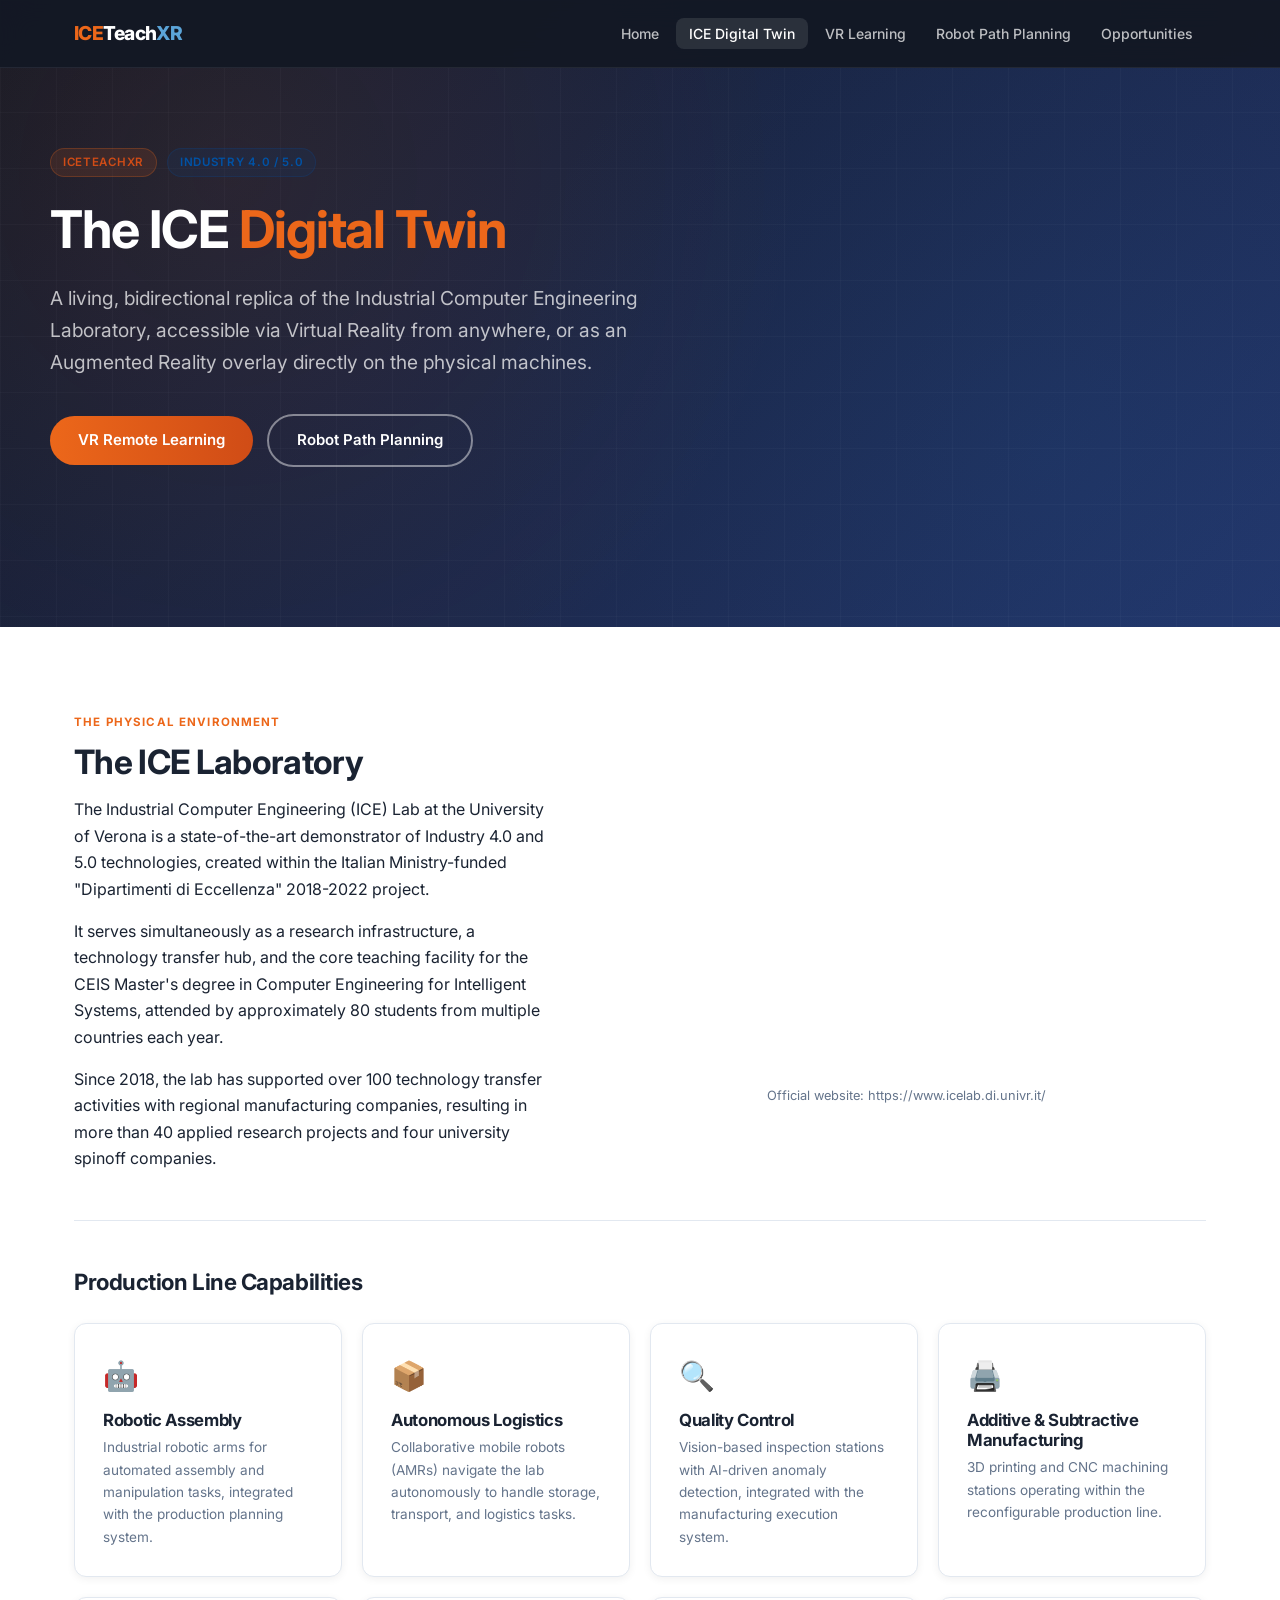
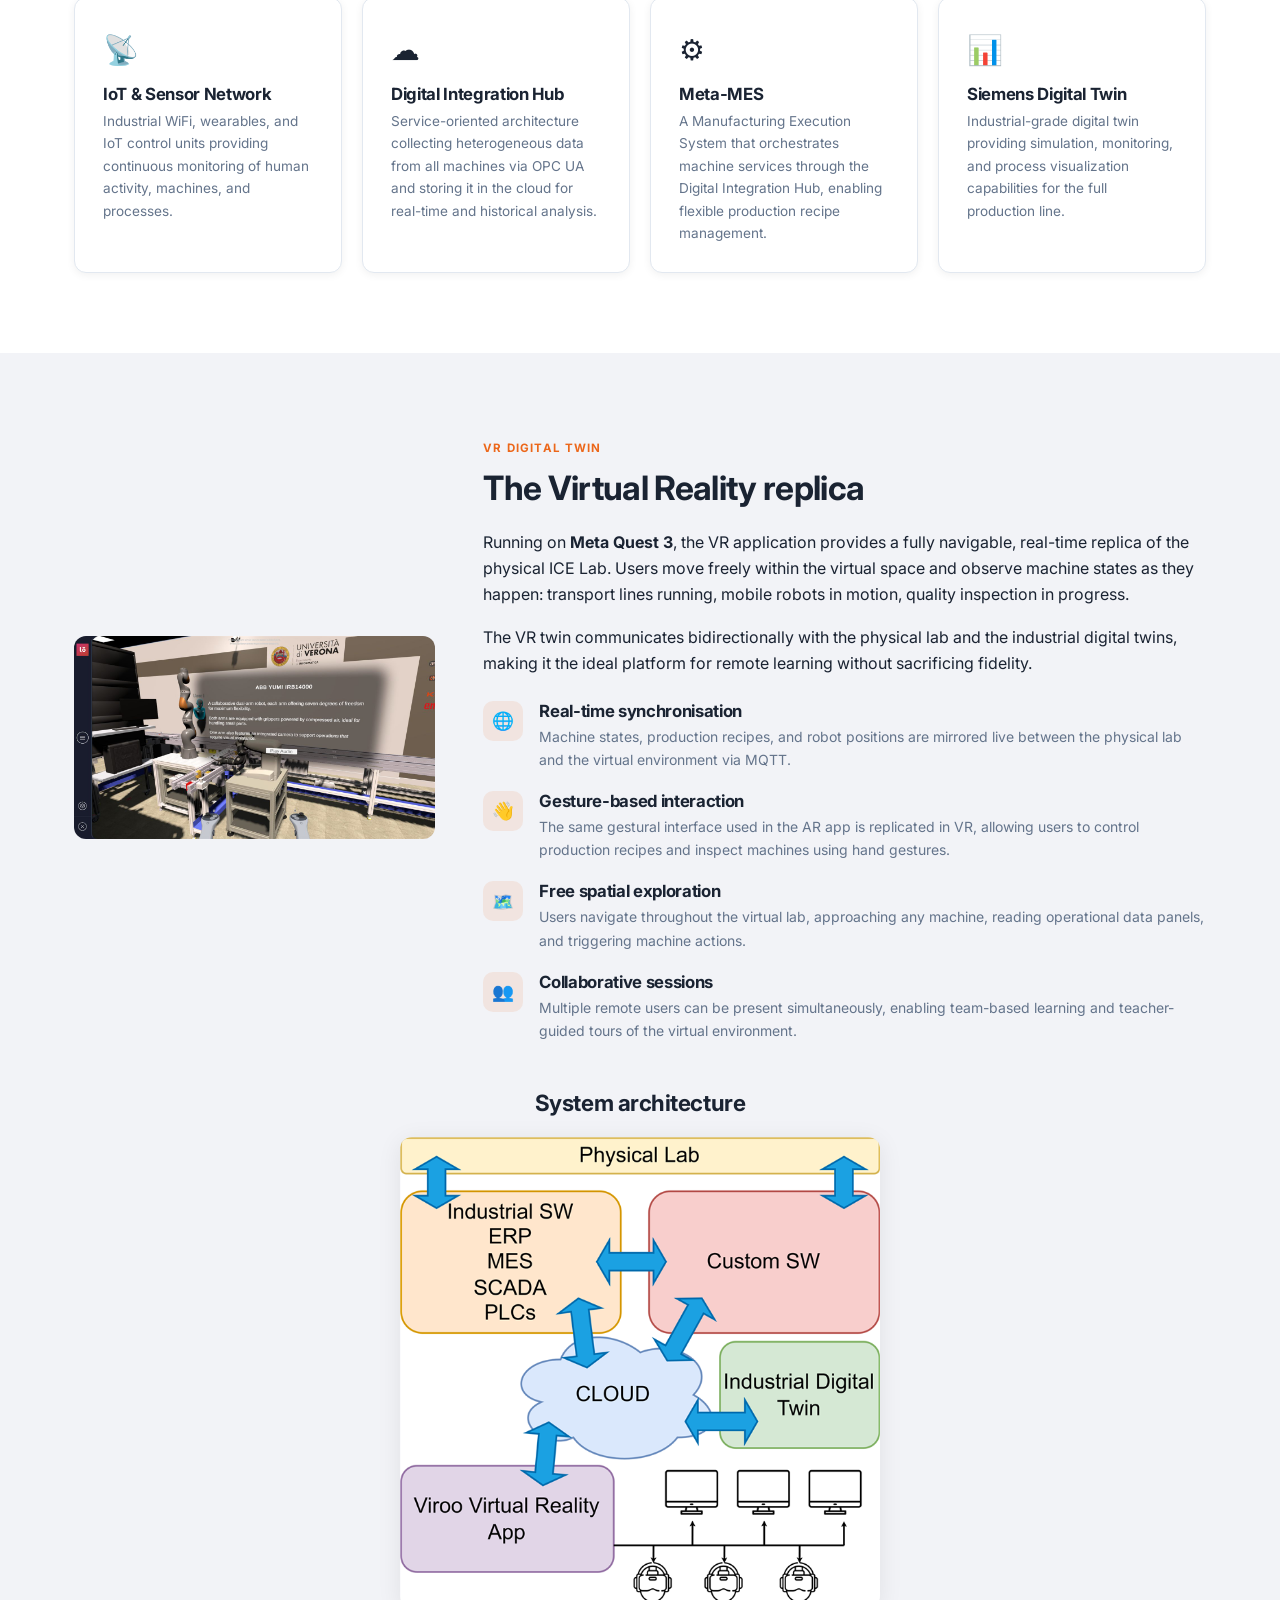
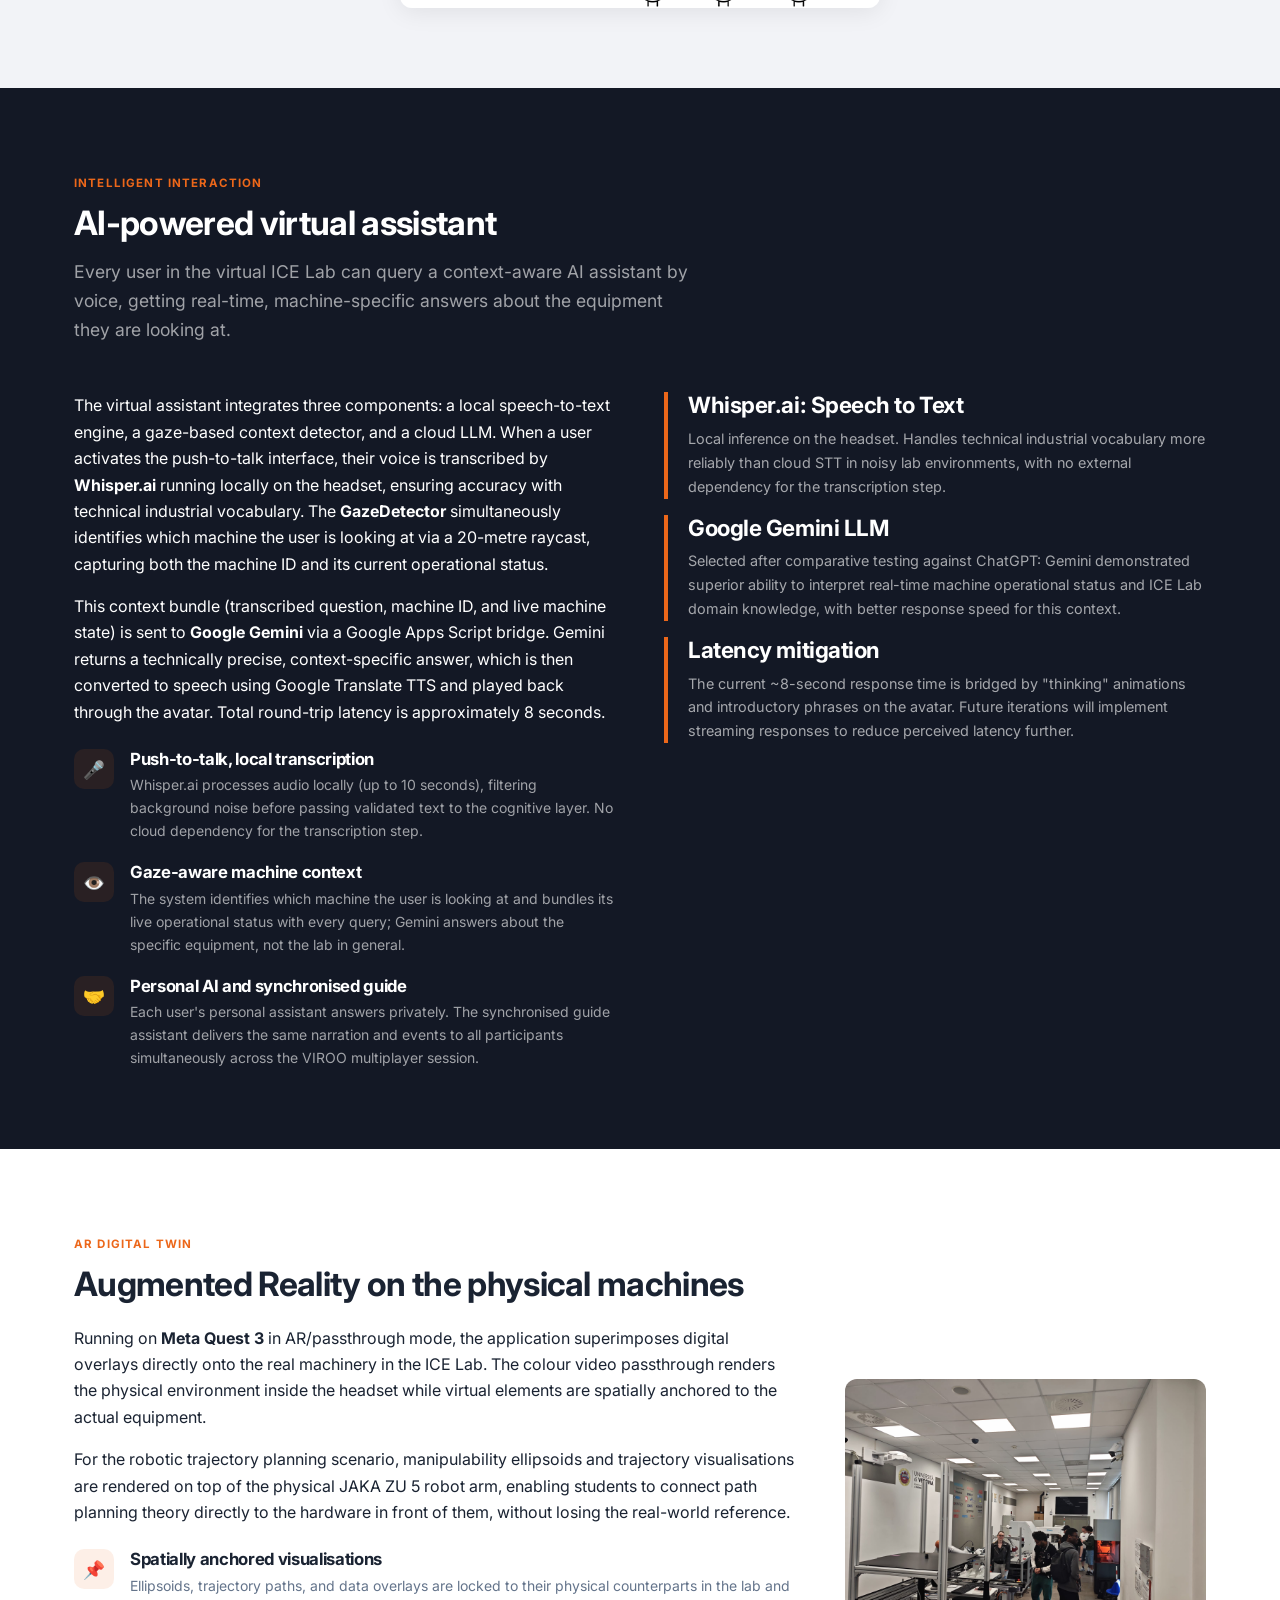
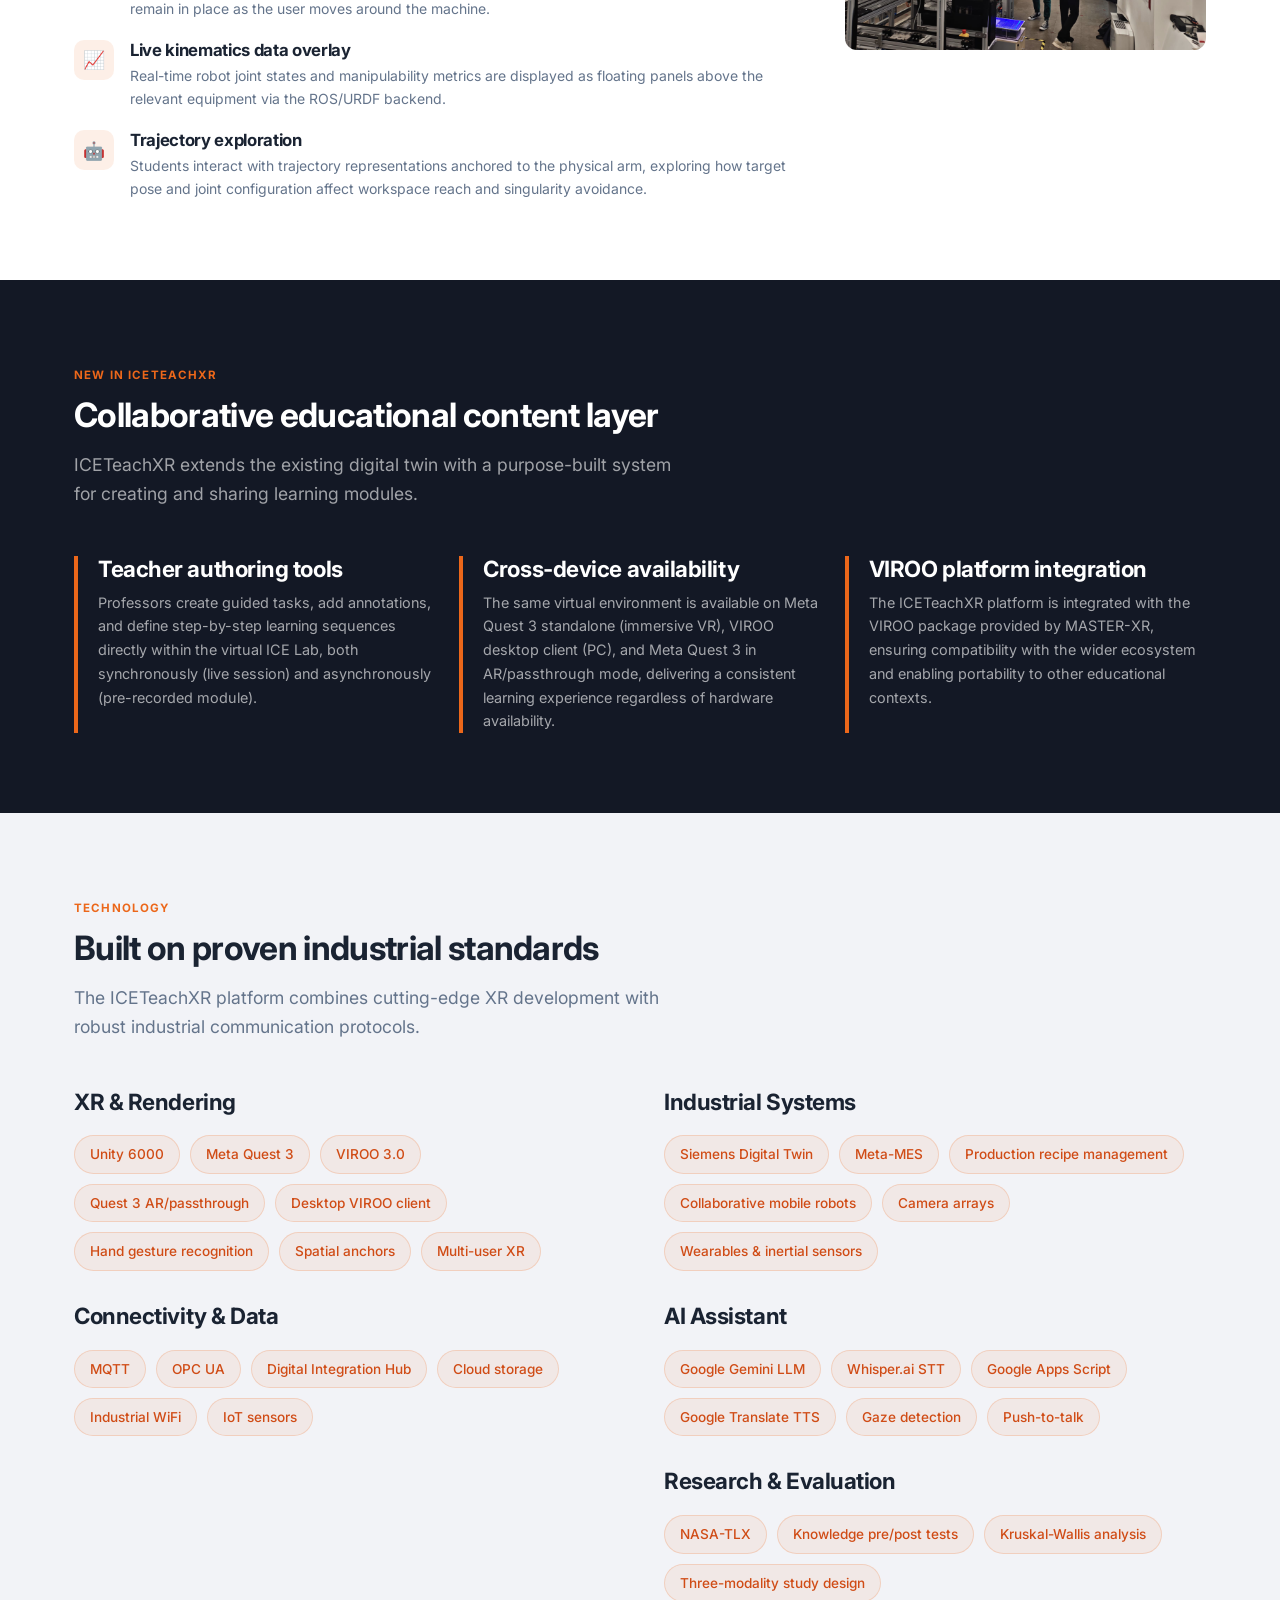
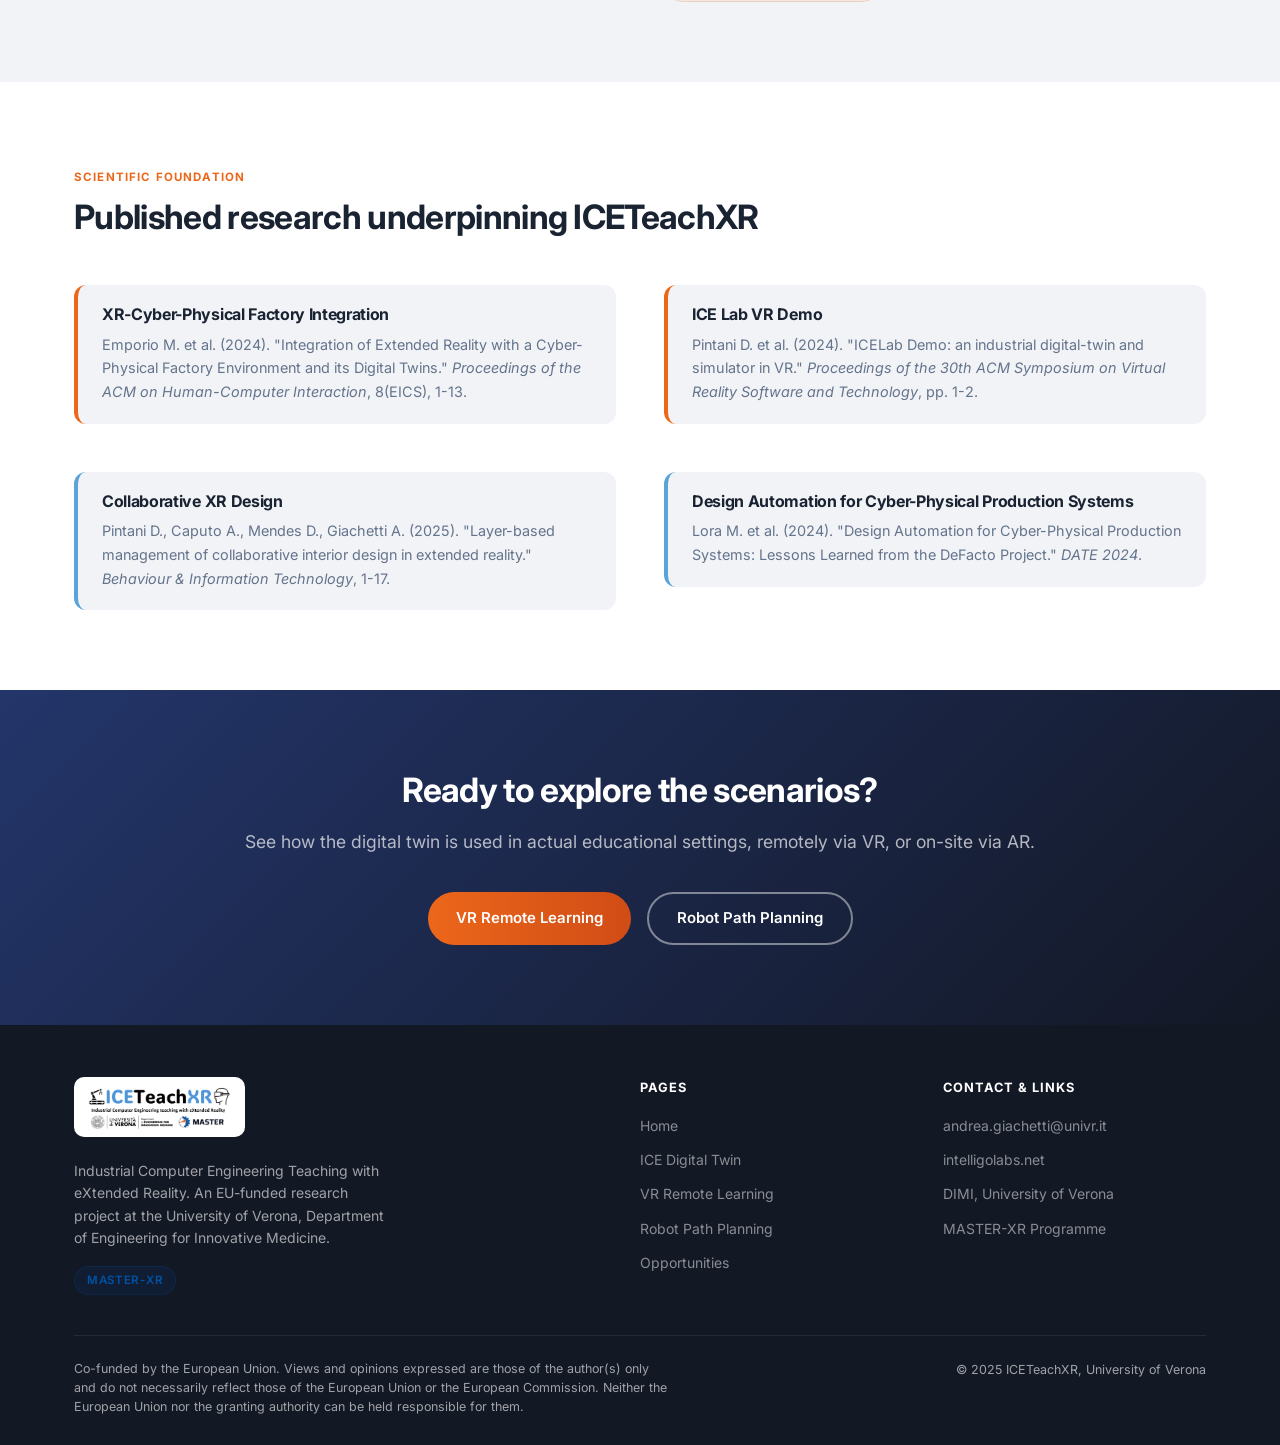
<file: ice-digital-twin.html>
<!DOCTYPE html>
<html lang="en">
<head>
  <meta charset="UTF-8">
  <meta name="viewport" content="width=device-width, initial-scale=1.0">
  <title>ICE Digital Twin | ICETeachXR</title>
  <meta name="description" content="The VR and AR digital twin of the ICE Laboratory at the University of Verona, a real-time replica of an Industry 4.0/5.0 production line.">
  <link rel="icon" type="image/png" href="assets/images/favicon.png">
  <link rel="preconnect" href="https://fonts.googleapis.com">
  <link rel="preconnect" href="https://fonts.gstatic.com" crossorigin>
  <link href="https://fonts.googleapis.com/css2?family=Inter:wght@400;500;600;700;800&display=swap" rel="stylesheet">
  <link rel="stylesheet" href="css/style.css">
</head>
<body data-page="twin">

<nav class="navbar" id="navbar">
  <div class="nav-container">
    <a href="index.html" class="nav-logo">
      <span class="logo-ice">ICE</span><span class="logo-teach">Teach</span><span class="logo-xr">XR</span>
    </a>
    <button class="nav-toggle" id="navToggle" aria-label="Toggle navigation" aria-expanded="false">
      <span></span><span></span><span></span>
    </button>
    <ul class="nav-links" id="navLinks">
      <li><a href="index.html"        class="nav-link" data-page="home">Home</a></li>
      <li><a href="ice-digital-twin.html" class="nav-link" data-page="twin">ICE Digital Twin</a></li>
      <li><a href="vr-learning.html"   class="nav-link" data-page="vr">VR Learning</a></li>
      <li><a href="robot-path-planning.html"   class="nav-link" data-page="ar">Robot Path Planning</a></li>
      <li><a href="opportunities.html" class="nav-link" data-page="exploit">Opportunities</a></li>
    </ul>
  </div>
</nav>

<!-- HERO -->
<section class="hero hero-sub">
  <div class="hero-pattern"></div>
  <div class="hero-grid"></div>
  <div class="container hero-content">
    <div class="hero-eyebrow">
      <span class="badge badge-cyan">ICETeachXR</span>
      <span class="badge badge-eu">Industry 4.0 / 5.0</span>
    </div>
    <h1 class="hero-title">
      The ICE <span class="hi-cyan">Digital Twin</span>
    </h1>
    <p class="hero-subtitle">
      A living, bidirectional replica of the Industrial Computer Engineering Laboratory, accessible via Virtual Reality from anywhere, or as an Augmented Reality overlay directly on the physical machines.
    </p>
    <div class="hero-actions">
      <a href="vr-learning.html" class="btn btn-primary">VR Remote Learning</a>
      <a href="robot-path-planning.html" class="btn btn-outline">Robot Path Planning</a>
    </div>
  </div>
</section>

<!-- THE ICE LAB -->
<section>
  <div class="container">
    <div class="g11">
      <div>
        <span class="section-eye">The Physical Environment</span>
        <h2 class="section-title">The ICE Laboratory</h2>
        <p>The Industrial Computer Engineering (ICE) Lab at the University of Verona is a state-of-the-art demonstrator of Industry 4.0 and 5.0 technologies, created within the Italian Ministry-funded "Dipartimenti di Eccellenza" 2018-2022 project.</p>
        <p>It serves simultaneously as a research infrastructure, a technology transfer hub, and the core teaching facility for the CEIS Master's degree in Computer Engineering for Intelligent Systems, attended by approximately 80 students from multiple countries each year.</p>
        <p>Since 2018, the lab has supported over 100 technology transfer activities with regional manufacturing companies, resulting in more than 40 applied research projects and four university spinoff companies.</p>
      </div>
      <div>
          <!-- <img class="img-cover" src="assets/images/photo-03.jpg" alt="ICE Lab production line: eight industrial stations including automated storage, conveyor line, cobot assembly, visual quality control, 3D printing and CNC milling">
        -->
        <iframe width="600" height="360" src="https://www.youtube.com/embed/9EGwQNe7EMw" title="The ICE Laboratory Demonstrator" frameborder="0" allow="accelerometer; autoplay; clipboard-write; encrypted-media; gyroscope; picture-in-picture; web-share" referrerpolicy="strict-origin-when-cross-origin" allowfullscreen></iframe>
        <p style="font-size:.8rem;color:var(--text-muted);margin-top:10px;text-align:center;">Official website: https://www.icelab.di.univr.it/ </p>
      </div>
    </div>

    <div class="divider"></div>

    <!-- Lab capabilities grid -->
    <h3 style="margin-bottom:28px;">Production Line Capabilities</h3>
    <div class="g4">
      <div class="card card-body">
        <div style="font-size:1.8rem;margin-bottom:10px;">🤖</div>
        <h4 style="margin-bottom:6px;">Robotic Assembly</h4>
        <p style="font-size:.85rem;color:var(--text-muted);margin:0;">Industrial robotic arms for automated assembly and manipulation tasks, integrated with the production planning system.</p>
      </div>
      <div class="card card-body">
        <div style="font-size:1.8rem;margin-bottom:10px;">📦</div>
        <h4 style="margin-bottom:6px;">Autonomous Logistics</h4>
        <p style="font-size:.85rem;color:var(--text-muted);margin:0;">Collaborative mobile robots (AMRs) navigate the lab autonomously to handle storage, transport, and logistics tasks.</p>
      </div>
      <div class="card card-body">
        <div style="font-size:1.8rem;margin-bottom:10px;">🔍</div>
        <h4 style="margin-bottom:6px;">Quality Control</h4>
        <p style="font-size:.85rem;color:var(--text-muted);margin:0;">Vision-based inspection stations with AI-driven anomaly detection, integrated with the manufacturing execution system.</p>
      </div>
      <div class="card card-body">
        <div style="font-size:1.8rem;margin-bottom:10px;">🖨️</div>
        <h4 style="margin-bottom:6px;">Additive &amp; Subtractive Manufacturing</h4>
        <p style="font-size:.85rem;color:var(--text-muted);margin:0;">3D printing and CNC machining stations operating within the reconfigurable production line.</p>
      </div>
      <div class="card card-body">
        <div style="font-size:1.8rem;margin-bottom:10px;">📡</div>
        <h4 style="margin-bottom:6px;">IoT &amp; Sensor Network</h4>
        <p style="font-size:.85rem;color:var(--text-muted);margin:0;">Industrial WiFi, wearables, and IoT control units providing continuous monitoring of human activity, machines, and processes.</p>
      </div>
      <div class="card card-body">
        <div style="font-size:1.8rem;margin-bottom:10px;">☁️</div>
        <h4 style="margin-bottom:6px;">Digital Integration Hub</h4>
        <p style="font-size:.85rem;color:var(--text-muted);margin:0;">Service-oriented architecture collecting heterogeneous data from all machines via OPC UA and storing it in the cloud for real-time and historical analysis.</p>
      </div>
      <div class="card card-body">
        <div style="font-size:1.8rem;margin-bottom:10px;">⚙️</div>
        <h4 style="margin-bottom:6px;">Meta-MES</h4>
        <p style="font-size:.85rem;color:var(--text-muted);margin:0;">A Manufacturing Execution System that orchestrates machine services through the Digital Integration Hub, enabling flexible production recipe management.</p>
      </div>
      <div class="card card-body">
        <div style="font-size:1.8rem;margin-bottom:10px;">📊</div>
        <h4 style="margin-bottom:6px;">Siemens Digital Twin</h4>
        <p style="font-size:.85rem;color:var(--text-muted);margin:0;">Industrial-grade digital twin providing simulation, monitoring, and process visualization capabilities for the full production line.</p>
      </div>
    </div>
  </div>
</section>

<!-- VR DIGITAL TWIN -->
<section class="section-light">
  <div class="container">
    <div class="g12" style="gap:48px;">
      <div>
        <img class="img-cover" src="assets/images/screenshot-02.jpg" alt="VR screenshot: inside the virtual ICE Lab showing an ABB YUMI dual-arm robot with live machine info panel">
      </div>
      <div>
        <span class="section-eye">VR Digital Twin</span>
        <h2 class="section-title" style="margin-bottom:20px;">The Virtual Reality replica</h2>
        <p>Running on <strong>Meta Quest 3</strong>, the VR application provides a fully navigable, real-time replica of the physical ICE Lab. Users move freely within the virtual space and observe machine states as they happen: transport lines running, mobile robots in motion, quality inspection in progress.</p>
        <p>The VR twin communicates bidirectionally with the physical lab and the industrial digital twins, making it the ideal platform for remote learning without sacrificing fidelity.</p>
        <ul class="feature-list" style="margin-top:24px;">
          <li class="feature-item">
            <div class="fi-icon">🌐</div>
            <div class="fi-text">
              <h4>Real-time synchronisation</h4>
              <p>Machine states, production recipes, and robot positions are mirrored live between the physical lab and the virtual environment via MQTT.</p>
            </div>
          </li>
          <li class="feature-item">
            <div class="fi-icon">👋</div>
            <div class="fi-text">
              <h4>Gesture-based interaction</h4>
              <p>The same gestural interface used in the AR app is replicated in VR, allowing users to control production recipes and inspect machines using hand gestures.</p>
            </div>
          </li>
          <li class="feature-item">
            <div class="fi-icon">🗺️</div>
            <div class="fi-text">
              <h4>Free spatial exploration</h4>
              <p>Users navigate throughout the virtual lab, approaching any machine, reading operational data panels, and triggering machine actions.</p>
            </div>
          </li>
          <li class="feature-item">
            <div class="fi-icon">👥</div>
            <div class="fi-text">
              <h4>Collaborative sessions</h4>
              <p>Multiple remote users can be present simultaneously, enabling team-based learning and teacher-guided tours of the virtual environment.</p>
            </div>
          </li>
        </ul>
      </div>
    </div>
    <div style="margin-top:48px;text-align:center;">
      <h3 style="margin-bottom:20px;">System architecture</h3>
      <img src="assets/images/diagram-01.png" alt="ICETeachXR system architecture: Physical Lab connected via cloud to Industrial SW, Industrial Digital Twin, and VIROO VR App" style="max-width:480px;width:100%;border-radius:12px;box-shadow:0 4px 24px rgba(0,0,0,.08);display:block;margin:0 auto;">
    </div>
  </div>
</section>

<!-- AI ASSISTANT -->
<section class="section-dark">
  <div class="container">
    <div class="section-header">
      <span class="section-eye">Intelligent Interaction</span>
      <h2 class="section-title">AI-powered virtual assistant</h2>
      <p class="section-sub">Every user in the virtual ICE Lab can query a context-aware AI assistant by voice, getting real-time, machine-specific answers about the equipment they are looking at.</p>
    </div>
    <div class="g11">
      <div >
        <p style="color:rgba(255,255,255,1);">The virtual assistant integrates three components: a local speech-to-text engine, a gaze-based context detector, and a cloud LLM. When a user activates the push-to-talk interface, their voice is transcribed by <strong>Whisper.ai</strong> running locally on the headset, ensuring accuracy with technical industrial vocabulary. The <strong>GazeDetector</strong> simultaneously identifies which machine the user is looking at via a 20-metre raycast, capturing both the machine ID and its current operational status.</p>
        <p style="color:rgba(255,255,255,1);">This context bundle (transcribed question, machine ID, and live machine state) is sent to <strong>Google Gemini</strong> via a Google Apps Script bridge. Gemini returns a technically precise, context-specific answer, which is then converted to speech using Google Translate TTS and played back through the avatar. Total round-trip latency is approximately 8 seconds.</p>
        <ul class="feature-list" style="margin-top:24px;">
          <li class="feature-item">
            <div class="fi-icon">🎤</div>
            <div class="fi-text">
              <h4 style="color:white;">Push-to-talk, local transcription</h4>
              <p style="color:rgba(255,255,255,.6);">Whisper.ai processes audio locally (up to 10 seconds), filtering background noise before passing validated text to the cognitive layer. No cloud dependency for the transcription step.</p>
            </div>
          </li>
          <li class="feature-item">
            <div class="fi-icon">👁️</div>
            <div class="fi-text">
              <h4 style="color:white;">Gaze-aware machine context</h4>
              <p style="color:rgba(255,255,255,.6);">The system identifies which machine the user is looking at and bundles its live operational status with every query; Gemini answers about the specific equipment, not the lab in general.</p>
            </div>
          </li>
          <li class="feature-item">
            <div class="fi-icon">🤝</div>
            <div class="fi-text">
              <h4 style="color:white;">Personal AI and synchronised guide</h4>
              <p style="color:rgba(255,255,255,.6);">Each user's personal assistant answers privately. The synchronised guide assistant delivers the same narration and events to all participants simultaneously across the VIROO multiplayer session.</p>
            </div>
          </li>
        </ul>
      </div>
      <div style="display:flex;flex-direction:column;gap:16px;">
        <div class="accent-strip">
          <h3>Whisper.ai: Speech to Text</h3>
          <p>Local inference on the headset. Handles technical industrial vocabulary more reliably than cloud STT in noisy lab environments, with no external dependency for the transcription step.</p>
        </div>
        <div class="accent-strip">
          <h3>Google Gemini LLM</h3>
          <p>Selected after comparative testing against ChatGPT: Gemini demonstrated superior ability to interpret real-time machine operational status and ICE Lab domain knowledge, with better response speed for this context.</p>
        </div>
        <div class="accent-strip">
          <h3>Latency mitigation</h3>
          <p>The current ~8-second response time is bridged by "thinking" animations and introductory phrases on the avatar. Future iterations will implement streaming responses to reduce perceived latency further.</p>
        </div>
      </div>
    </div>
  </div>
</section>

<!-- AR DIGITAL TWIN -->
<section>
  <div class="container">
    <div class="g21" style="gap:48px;">
      <div>
        <span class="section-eye">AR Digital Twin</span>
        <h2 class="section-title" style="margin-bottom:20px;">Augmented Reality on the physical machines</h2>
        <p>Running on <strong>Meta Quest 3</strong> in AR/passthrough mode, the application superimposes digital overlays directly onto the real machinery in the ICE Lab. The colour video passthrough renders the physical environment inside the headset while virtual elements are spatially anchored to the actual equipment.</p>
        <p>For the robotic trajectory planning scenario, manipulability ellipsoids and trajectory visualisations are rendered on top of the physical JAKA ZU 5 robot arm, enabling students to connect path planning theory directly to the hardware in front of them, without losing the real-world reference.</p>
        <ul class="feature-list" style="margin-top:24px;">
          <li class="feature-item">
            <div class="fi-icon">📌</div>
            <div class="fi-text">
              <h4>Spatially anchored visualisations</h4>
              <p>Ellipsoids, trajectory paths, and data overlays are locked to their physical counterparts in the lab and remain in place as the user moves around the machine.</p>
            </div>
          </li>
          <li class="feature-item">
            <div class="fi-icon">📈</div>
            <div class="fi-text">
              <h4>Live kinematics data overlay</h4>
              <p>Real-time robot joint states and manipulability metrics are displayed as floating panels above the relevant equipment via the ROS/URDF backend.</p>
            </div>
          </li>
          <li class="feature-item">
            <div class="fi-icon">🤖</div>
            <div class="fi-text">
              <h4>Trajectory exploration</h4>
              <p>Students interact with trajectory representations anchored to the physical arm, exploring how target pose and joint configuration affect workspace reach and singularity avoidance.</p>
            </div>
          </li>
        </ul>
      </div>
      <div>
        <img class="img-cover img-cover-sq" src="assets/images/photo-07.jpg" alt="Students at the ICE Lab physical production line">
      </div>
    </div>
  </div>
</section>

<!-- COLLABORATIVE ANNOTATION SYSTEM -->
<section class="section-dark">
  <div class="container">
    <div class="section-header">
      <span class="section-eye">New in ICETeachXR</span>
      <h2 class="section-title">Collaborative educational content layer</h2>
      <p class="section-sub">ICETeachXR extends the existing digital twin with a purpose-built system for creating and sharing learning modules.</p>
    </div>
    <div class="g3">
      <div class="accent-strip">
        <h3>Teacher authoring tools</h3>
        <p>Professors create guided tasks, add annotations, and define step-by-step learning sequences directly within the virtual ICE Lab, both synchronously (live session) and asynchronously (pre-recorded module).</p>
      </div>
      <div class="accent-strip">
        <h3>Cross-device availability</h3>
        <p>The same virtual environment is available on Meta Quest 3 standalone (immersive VR), VIROO desktop client (PC), and Meta Quest 3 in AR/passthrough mode, delivering a consistent learning experience regardless of hardware availability.</p>
      </div>
      <div class="accent-strip">
        <h3>VIROO platform integration</h3>
        <p>The ICETeachXR platform is integrated with the VIROO package provided by MASTER-XR, ensuring compatibility with the wider ecosystem and enabling portability to other educational contexts.</p>
      </div>
    </div>
  </div>
</section>

<!-- TECHNOLOGY STACK -->
<section class="section-light">
  <div class="container">
    <div class="section-header">
      <span class="section-eye">Technology</span>
      <h2 class="section-title">Built on proven industrial standards</h2>
      <p class="section-sub">The ICETeachXR platform combines cutting-edge XR development with robust industrial communication protocols.</p>
    </div>
    <div class="g11">
      <div>
        <h3 style="margin-bottom:20px;">XR &amp; Rendering</h3>
        <div class="tech-cloud">
          <span class="tech-tag">Unity 6000</span>
          <span class="tech-tag">Meta Quest 3</span>
          <span class="tech-tag">VIROO 3.0</span>
          <span class="tech-tag">Quest 3 AR/passthrough</span>
          <span class="tech-tag">Desktop VIROO client</span>
          <span class="tech-tag">Hand gesture recognition</span>
          <span class="tech-tag">Spatial anchors</span>
          <span class="tech-tag">Multi-user XR</span>
        </div>
        <h3 style="margin-top:32px;margin-bottom:20px;">Connectivity &amp; Data</h3>
        <div class="tech-cloud">
          <span class="tech-tag">MQTT</span>
          <span class="tech-tag">OPC UA</span>
          <span class="tech-tag">Digital Integration Hub</span>
          <span class="tech-tag">Cloud storage</span>
          <span class="tech-tag">Industrial WiFi</span>
          <span class="tech-tag">IoT sensors</span>
        </div>
      </div>
      <div>
        <h3 style="margin-bottom:20px;">Industrial Systems</h3>
        <div class="tech-cloud">
          <span class="tech-tag">Siemens Digital Twin</span>
          <span class="tech-tag">Meta-MES</span>
          <span class="tech-tag">Production recipe management</span>
          <span class="tech-tag">Collaborative mobile robots</span>
          <span class="tech-tag">Camera arrays</span>
          <span class="tech-tag">Wearables &amp; inertial sensors</span>
        </div>
        <h3 style="margin-top:32px;margin-bottom:20px;">AI Assistant</h3>
        <div class="tech-cloud">
          <span class="tech-tag">Google Gemini LLM</span>
          <span class="tech-tag">Whisper.ai STT</span>
          <span class="tech-tag">Google Apps Script</span>
          <span class="tech-tag">Google Translate TTS</span>
          <span class="tech-tag">Gaze detection</span>
          <span class="tech-tag">Push-to-talk</span>
        </div>
        <h3 style="margin-top:32px;margin-bottom:20px;">Research &amp; Evaluation</h3>
        <div class="tech-cloud">
          <span class="tech-tag">NASA-TLX</span>
          <span class="tech-tag">Knowledge pre/post tests</span>
          <span class="tech-tag">Kruskal-Wallis analysis</span>
          <span class="tech-tag">Three-modality study design</span>
        </div>
      </div>
    </div>
  </div>
</section>

<!-- PUBLICATIONS -->
<section>
  <div class="container">
    <div class="section-header">
      <span class="section-eye">Scientific Foundation</span>
      <h2 class="section-title">Published research underpinning ICETeachXR</h2>
    </div>
    <div class="g11">
      <div class="callout">
        <h4>XR-Cyber-Physical Factory Integration</h4>
        <p>Emporio M. et al. (2024). "Integration of Extended Reality with a Cyber-Physical Factory Environment and its Digital Twins." <em>Proceedings of the ACM on Human-Computer Interaction</em>, 8(EICS), 1-13.</p>
      </div>
      <div class="callout">
        <h4>ICE Lab VR Demo</h4>
        <p>Pintani D. et al. (2024). "ICELab Demo: an industrial digital-twin and simulator in VR." <em>Proceedings of the 30th ACM Symposium on Virtual Reality Software and Technology</em>, pp. 1-2.</p>
      </div>
      <div class="callout callout-purple">
        <h4>Collaborative XR Design</h4>
        <p>Pintani D., Caputo A., Mendes D., Giachetti A. (2025). "Layer-based management of collaborative interior design in extended reality." <em>Behaviour &amp; Information Technology</em>, 1-17.</p>
      </div>
      <div class="callout callout-purple">
        <h4>Design Automation for Cyber-Physical Production Systems</h4>
        <p>Lora M. et al. (2024). "Design Automation for Cyber-Physical Production Systems: Lessons Learned from the DeFacto Project." <em>DATE 2024</em>.</p>
      </div>
    </div>
  </div>
</section>

<!-- CTA -->
<section class="contact-section">
  <div class="container">
    <h2>Ready to explore the scenarios?</h2>
    <p class="lead">See how the digital twin is used in actual educational settings, remotely via VR, or on-site via AR.</p>
    <div class="contact-grid">
      <a href="vr-learning.html" class="btn btn-primary">VR Remote Learning</a>
      <a href="robot-path-planning.html" class="btn btn-outline">Robot Path Planning</a>
    </div>
  </div>
</section>

<!-- FOOTER -->
<footer>
  <div class="container">
    <div class="footer-grid">
      <div class="footer-brand">
        <a href="index.html" class="footer-logo-wrap">
          <img src="assets/images/logo.png" alt="ICETeachXR" class="footer-logo-img">
        </a>
        <p class="footer-tagline">Industrial Computer Engineering Teaching with eXtended Reality. An EU-funded research project at the University of Verona, Department of Engineering for Innovative Medicine.</p>
        <span class="badge badge-eu">MASTER-XR</span>
      </div>
      <div>
        <p class="footer-head">Pages</p>
        <ul class="footer-links">
          <li><a href="index.html">Home</a></li>
          <li><a href="ice-digital-twin.html">ICE Digital Twin</a></li>
          <li><a href="vr-learning.html">VR Remote Learning</a></li>
          <li><a href="robot-path-planning.html">Robot Path Planning</a></li>
          <li><a href="opportunities.html">Opportunities</a></li>
        </ul>
      </div>
      <div>
        <p class="footer-head">Contact &amp; Links</p>
        <ul class="footer-links">
          <li><a href="mailto:andrea.giachetti@univr.it">andrea.giachetti@univr.it</a></li>
          <li><a href="http://intelligolabs.net" target="_blank" rel="noopener">intelligolabs.net</a></li>
          <li><a href="https://www.dimi.univr.it/" target="_blank" rel="noopener">DIMI, University of Verona</a></li>
          <li><a href="https://www.master-xr.eu/" target="_blank" rel="noopener">MASTER-XR Programme</a></li>
        </ul>
      </div>
    </div>
    <div class="footer-bottom">
      <p class="footer-disclaimer">Co-funded by the European Union. Views and opinions expressed are those of the author(s) only and do not necessarily reflect those of the European Union or the European Commission. Neither the European Union nor the granting authority can be held responsible for them.</p>
      <p class="footer-copy">© 2025 ICETeachXR, University of Verona</p>
    </div>
  </div>
</footer>

<script src="js/main.js"></script>
</body>
</html>
</file>
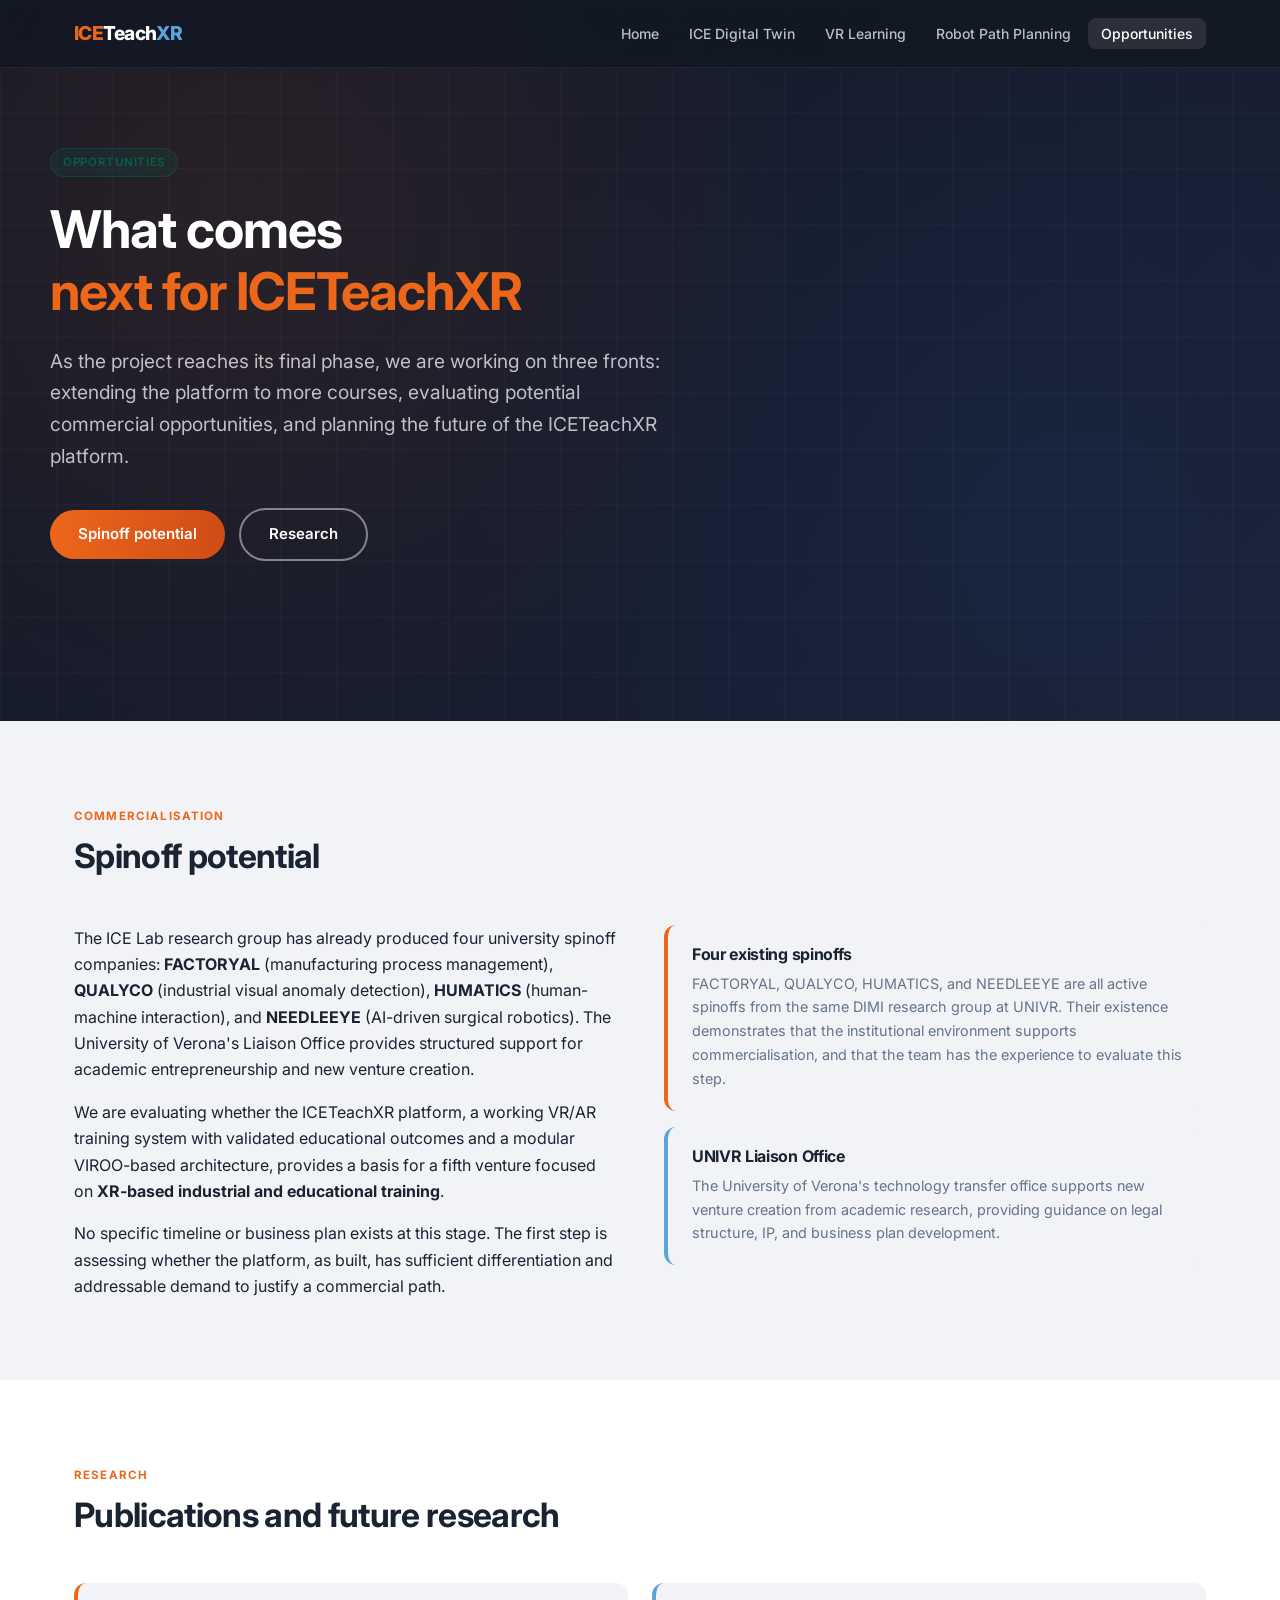
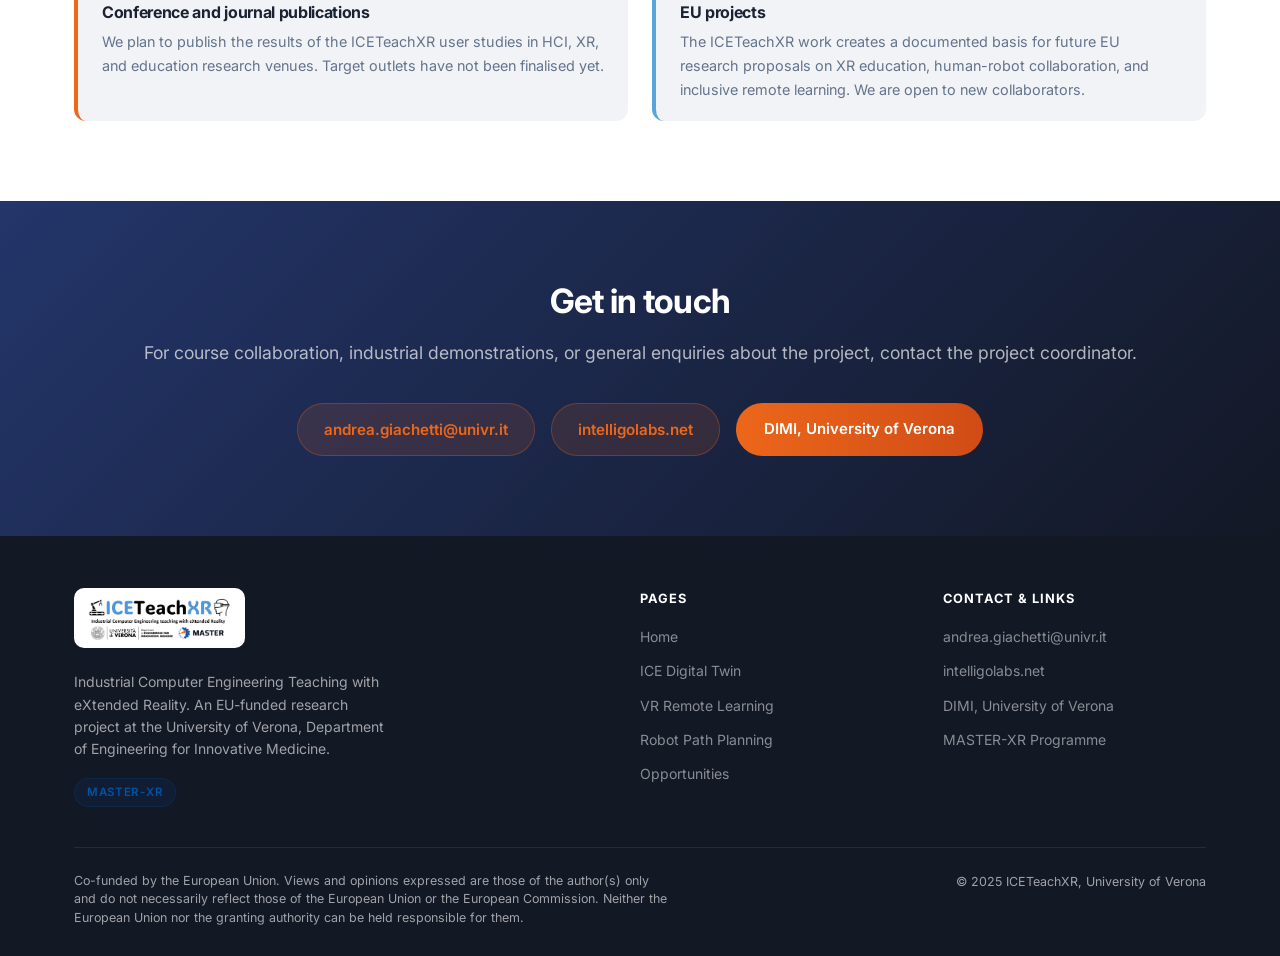
<file: opportunities.html>
<!DOCTYPE html>
<html lang="en">
<head>
  <meta charset="UTF-8">
  <meta name="viewport" content="width=device-width, initial-scale=1.0">
  <title>Opportunities | ICETeachXR</title>
  <meta name="description" content="ICETeachXR future plans: course deployment survey, spinoff exploration, and research publications.">
  <link rel="icon" type="image/png" href="assets/images/favicon.png">
  <link rel="preconnect" href="https://fonts.googleapis.com">
  <link rel="preconnect" href="https://fonts.gstatic.com" crossorigin>
  <link href="https://fonts.googleapis.com/css2?family=Inter:wght@400;500;600;700;800&display=swap" rel="stylesheet">
  <link rel="stylesheet" href="css/style.css">
</head>
<body data-page="exploit">

<nav class="navbar" id="navbar">
  <div class="nav-container">
    <a href="index.html" class="nav-logo">
      <span class="logo-ice">ICE</span><span class="logo-teach">Teach</span><span class="logo-xr">XR</span>
    </a>
    <button class="nav-toggle" id="navToggle" aria-label="Toggle navigation" aria-expanded="false">
      <span></span><span></span><span></span>
    </button>
    <ul class="nav-links" id="navLinks">
      <li><a href="index.html"        class="nav-link" data-page="home">Home</a></li>
      <li><a href="ice-digital-twin.html" class="nav-link" data-page="twin">ICE Digital Twin</a></li>
      <li><a href="vr-learning.html"   class="nav-link" data-page="vr">VR Learning</a></li>
      <li><a href="robot-path-planning.html"   class="nav-link" data-page="ar">Robot Path Planning</a></li>
      <li><a href="opportunities.html" class="nav-link" data-page="exploit">Opportunities</a></li>
    </ul>
  </div>
</nav>

<!-- HERO -->
<section class="hero hero-sub hero-exp">
  <div class="hero-pattern"></div>
  <div class="hero-grid"></div>
  <div class="container hero-content">
    <div class="hero-eyebrow">
      <span class="badge badge-green">Opportunities</span>
    </div>
    <h1 class="hero-title">
      What comes<br>
      <span class="hi-cyan">next for ICETeachXR</span>
    </h1>
    <p class="hero-subtitle">
      As the project reaches its final phase, we are working on three fronts:
      extending the platform to more courses, evaluating potential commercial opportunities,
      and planning the future of the ICETeachXR platform.
    </p>
    <div class="hero-actions">
      <a href="#spinoff" class="btn btn-primary">Spinoff potential</a>
      <a href="#research" class="btn btn-outline">Research</a>
    </div>
  </div>
</section>


<!-- SPINOFF POTENTIAL -->
<section class="section-light" id="spinoff">
  <div class="container">
    <div class="section-header">
      <span class="section-eye">Commercialisation</span>
      <h2 class="section-title">Spinoff potential</h2>
    </div>
    <div class="g11" style="align-items:start;">
      <div>
        <p>The ICE Lab research group has already produced four university spinoff companies: <strong>FACTORYAL</strong> (manufacturing process management), <strong>QUALYCO</strong> (industrial visual anomaly detection), <strong>HUMATICS</strong> (human-machine interaction), and <strong>NEEDLEEYE</strong> (AI-driven surgical robotics). The University of Verona's Liaison Office provides structured support for academic entrepreneurship and new venture creation.</p>
        <p style="margin-top:12px;">We are evaluating whether the ICETeachXR platform, a working VR/AR training system with validated educational outcomes and a modular VIROO-based architecture, provides a basis for a fifth venture focused on <strong>XR-based industrial and educational training</strong>.</p>
        <p style="margin-top:12px;">No specific timeline or business plan exists at this stage. The first step is assessing whether the platform, as built, has sufficient differentiation and addressable demand to justify a commercial path.</p>
      </div>
      <div>
        <div class="callout">
          <h4>Four existing spinoffs</h4>
          <p>FACTORYAL, QUALYCO, HUMATICS, and NEEDLEEYE are all active spinoffs from the same DIMI research group at UNIVR. Their existence demonstrates that the institutional environment supports commercialisation, and that the team has the experience to evaluate this step.</p>
        </div>
        <div class="callout callout-purple" style="margin-top:16px;">
          <h4>UNIVR Liaison Office</h4>
          <p>The University of Verona's technology transfer office supports new venture creation from academic research, providing guidance on legal structure, IP, and business plan development.</p>
        </div>
      </div>
    </div>
  </div>
</section>

<!-- RESEARCH PLANS -->
<section id="research">
  <div class="container">
    <div class="section-header">
      <span class="section-eye">Research</span>
      <h2 class="section-title">Publications and future research</h2>
    </div>
    <div class="g2">
      <div class="callout">
        <h4>Conference and journal publications</h4>
        <p>We plan to publish the results of the ICETeachXR user studies in HCI, XR, and education research venues. Target outlets have not been finalised yet.</p>
      </div>
      <div class="callout callout-purple">
        <h4>EU projects</h4>
        <p>The ICETeachXR work creates a documented basis for future EU research proposals on XR education, human-robot collaboration, and inclusive remote learning. We are open to new collaborators.</p>
      </div>
    </div>
  </div>
</section>

<!-- CONTACT -->
<section class="contact-section">
  <div class="container">
    <h2>Get in touch</h2>
    <p class="lead">For course collaboration, industrial demonstrations, or general enquiries about the project, contact the project coordinator.</p>
    <div class="contact-grid">
      <a href="mailto:andrea.giachetti@univr.it" class="contact-chip">andrea.giachetti@univr.it</a>
      <a href="http://intelligolabs.net" target="_blank" rel="noopener" class="contact-chip">intelligolabs.net</a>
      <a href="https://www.dimi.univr.it/" target="_blank" rel="noopener" class="btn btn-primary">DIMI, University of Verona</a>
    </div>
  </div>
</section>

<!-- FOOTER -->
<footer>
  <div class="container">
    <div class="footer-grid">
      <div class="footer-brand">
        <a href="index.html" class="footer-logo-wrap">
          <img src="assets/images/logo.png" alt="ICETeachXR" class="footer-logo-img">
        </a>
        <p class="footer-tagline">Industrial Computer Engineering Teaching with eXtended Reality. An EU-funded research project at the University of Verona, Department of Engineering for Innovative Medicine.</p>
        <span class="badge badge-eu">MASTER-XR</span>
      </div>
      <div>
        <p class="footer-head">Pages</p>
        <ul class="footer-links">
          <li><a href="index.html">Home</a></li>
          <li><a href="ice-digital-twin.html">ICE Digital Twin</a></li>
          <li><a href="vr-learning.html">VR Remote Learning</a></li>
          <li><a href="robot-path-planning.html">Robot Path Planning</a></li>
          <li><a href="opportunities.html">Opportunities</a></li>
        </ul>
      </div>
      <div>
        <p class="footer-head">Contact &amp; Links</p>
        <ul class="footer-links">
          <li><a href="mailto:andrea.giachetti@univr.it">andrea.giachetti@univr.it</a></li>
          <li><a href="http://intelligolabs.net" target="_blank" rel="noopener">intelligolabs.net</a></li>
          <li><a href="https://www.dimi.univr.it/" target="_blank" rel="noopener">DIMI, University of Verona</a></li>
          <li><a href="https://www.master-xr.eu/" target="_blank" rel="noopener">MASTER-XR Programme</a></li>
        </ul>
      </div>
    </div>
    <div class="footer-bottom">
      <p class="footer-disclaimer">Co-funded by the European Union. Views and opinions expressed are those of the author(s) only and do not necessarily reflect those of the European Union or the European Commission. Neither the European Union nor the granting authority can be held responsible for them.</p>
      <p class="footer-copy">© 2025 ICETeachXR, University of Verona</p>
    </div>
  </div>
</footer>

<script src="js/main.js"></script>
</body>
</html>
</file>
<file: css/style.css>
/* =====================================================
   ICETeachXR — Main Stylesheet
   University of Verona · MASTER-XR 2nd Open Call
   ===================================================== */

/* --- Variables --- */
:root {
  --primary:        #131825;
  --primary-mid:    #23356A;
  --accent:         #EC671A;
  --accent-dark:    #D04C16;
  --accent-glow:    rgba(236, 103, 26, 0.2);
  --purple:         #156DB3;
  --purple-light:   #5ba4d8;
  --light:          #f2f3f7;
  --white:          #ffffff;
  --text:           #1a2332;
  --text-muted:     #64748b;
  --border:         #e2e8f0;
  --shadow-sm:      0 2px 8px rgba(0,0,0,0.06);
  --shadow:         0 4px 24px rgba(0,0,0,0.10);
  --shadow-lg:      0 12px 48px rgba(0,0,0,0.16);
  --radius:         12px;
  --radius-lg:      20px;
  --nav-h:          68px;
  --ease:           0.28s cubic-bezier(.4,0,.2,1);
}

/* --- Reset --- */
*, *::before, *::after { box-sizing: border-box; margin: 0; padding: 0; }
html { scroll-behavior: smooth; font-size: 16px; }
body {
  font-family: 'Inter', 'Segoe UI', system-ui, -apple-system, BlinkMacSystemFont, sans-serif;
  color: var(--text);
  background: var(--white);
  line-height: 1.65;
  -webkit-font-smoothing: antialiased;
}
img { max-width: 100%; height: auto; display: block; }
a { color: var(--accent); text-decoration: none; transition: color var(--ease); }
a:hover { color: var(--accent-dark); }
ul { list-style: none; }
p { margin-bottom: 1rem; }
p:last-child { margin-bottom: 0; }

/* --- Typography --- */
h1, h2, h3, h4 { font-weight: 700; line-height: 1.2; letter-spacing: -0.02em; }
h1 { font-size: clamp(2rem, 5vw, 3.25rem); }
h2 { font-size: clamp(1.5rem, 3vw, 2.1rem); }
h3 { font-size: clamp(1.1rem, 2vw, 1.4rem); }
h4 { font-size: 1.05rem; }

/* --- Containers --- */
.container        { max-width: 1180px; margin: 0 auto; padding: 0 24px; }
.container-narrow { max-width: 760px; margin: 0 auto; padding: 0 24px; }
.text-center { text-align: center; }

/* --- Badges --- */
.badge {
  display: inline-block;
  padding: 4px 12px;
  border-radius: 100px;
  font-size: 0.72rem;
  font-weight: 600;
  letter-spacing: 0.06em;
  text-transform: uppercase;
  white-space: nowrap;
}
.badge-cyan   { background: rgba(236,103,26,.12); color: var(--accent-dark); border: 1px solid rgba(236,103,26,.25); }
.badge-purple { background: rgba(21,109,179,.1);  color: var(--purple-light); border: 1px solid rgba(21,109,179,.2); }
.badge-eu     { background: rgba(0,82,165,.1);   color: #0052a5;            border: 1px solid rgba(0,82,165,.2); }
.badge-green  { background: rgba(5,150,105,.1);  color: #065f46;            border: 1px solid rgba(5,150,105,.2); }

/* --- Buttons --- */
.btn {
  display: inline-flex;
  align-items: center;
  gap: 8px;
  padding: 12px 28px;
  border-radius: 100px;
  font-weight: 600;
  font-size: 0.9375rem;
  transition: all var(--ease);
  cursor: pointer;
  border: none;
  text-decoration: none;
  white-space: nowrap;
}
.btn-primary { background: linear-gradient(90deg, var(--accent) 0%, var(--accent-dark) 100%); color: white; }
.btn-primary:hover { background: linear-gradient(90deg, #f07530 0%, #e55c1a 100%); color: white; transform: translateY(-2px); box-shadow: 0 8px 24px rgba(236,103,26,.4); }
.btn-outline { background: transparent; color: white; border: 2px solid rgba(255,255,255,.45); }
.btn-outline:hover { background: rgba(255,255,255,.1); border-color: white; color: white; transform: translateY(-2px); }
.btn-dark { background: var(--primary); color: white; }
.btn-dark:hover { background: var(--primary-mid); color: white; transform: translateY(-2px); }

/* =====================================================
   NAVIGATION
   ===================================================== */
.navbar {
  position: fixed; top: 0; left: 0; right: 0; z-index: 1000;
  height: var(--nav-h);
  background: rgba(19, 24, 37, 0.97);
  backdrop-filter: blur(14px);
  -webkit-backdrop-filter: blur(14px);
  border-bottom: 1px solid rgba(255,255,255,.07);
  transition: box-shadow var(--ease);
}
.navbar.scrolled { box-shadow: 0 4px 24px rgba(0,0,0,.35); }
.nav-container {
  max-width: 1180px; margin: 0 auto; padding: 0 24px;
  height: 100%; display: flex; align-items: center; justify-content: space-between;
}
.nav-logo {
  font-size: 1.2rem; font-weight: 800; letter-spacing: -0.03em; text-decoration: none;
}
.logo-ice   { color: var(--accent); }
.logo-teach { color: white; }
.logo-xr    { color: var(--purple-light); }
.nav-links  { display: flex; gap: 4px; align-items: center; }
.nav-link {
  color: rgba(255,255,255,.72); font-size: 0.875rem; font-weight: 500;
  padding: 7px 13px; border-radius: 8px;
  transition: all var(--ease); text-decoration: none;
}
.nav-link:hover, .nav-link.active { color: white; background: rgba(255,255,255,.1); }
.nav-toggle {
  display: none; flex-direction: column; gap: 5px;
  cursor: pointer; background: none; border: none; padding: 8px;
}
.nav-toggle span { display: block; width: 22px; height: 2px; background: white; border-radius: 2px; transition: all var(--ease); }

/* =====================================================
   HERO
   ===================================================== */
.hero {
  padding-top: var(--nav-h);
  display: flex; align-items: center;
  position: relative; overflow: hidden;
}
/* Home — animated gradient */
.hero-main {
  min-height: 100vh;
  background: linear-gradient(-45deg, #131825, #23356A, #1a2048, #0e1422);
  background-size: 400% 400%;
  animation: heroGrad 18s ease infinite;
}
@keyframes heroGrad {
  0%   { background-position: 0% 50%; }
  50%  { background-position: 100% 50%; }
  100% { background-position: 0% 50%; }
}
/* Sub-pages — static shorter heroes */
.hero-sub {
  min-height: 52vh;
  background: linear-gradient(135deg, var(--primary) 0%, var(--primary-mid) 100%);
}
.hero-vr    { background: linear-gradient(135deg, #0e1422 0%, #1a2d5a 100%); }
.hero-ar    { background: linear-gradient(135deg, #131825 0%, #1e1535 100%); }
.hero-exp   { background: linear-gradient(135deg, #131825 0%, #1a2035 100%); }

/* Decorative overlays */
.hero-pattern {
  position: absolute; inset: 0; pointer-events: none;
  background-image:
    radial-gradient(circle at 18% 28%, rgba(236,103,26,.09) 0%, transparent 50%),
    radial-gradient(circle at 82% 72%, rgba(21,109,179,.09) 0%, transparent 50%);
}
.hero-grid {
  position: absolute; inset: 0; pointer-events: none;
  background-image:
    linear-gradient(rgba(255,255,255,.025) 1px, transparent 1px),
    linear-gradient(90deg, rgba(255,255,255,.025) 1px, transparent 1px);
  background-size: 56px 56px;
}
.hero-content {
  position: relative; z-index: 1;
  padding: 80px 0;
  width: 100%;
}
.hero-eyebrow { display: flex; align-items: center; gap: 10px; margin-bottom: 22px; flex-wrap: wrap; }
.hero-title   { color: white; margin-bottom: 22px; }
.hero-title .hi-cyan   { color: var(--accent); }
.hero-title .hi-purple { color: var(--purple-light); }
.hero-subtitle { color: rgba(255,255,255,.72); font-size: clamp(.95rem,2vw,1.2rem); max-width: 620px; margin-bottom: 36px; }
.hero-actions  { display: flex; gap: 14px; flex-wrap: wrap; align-items: center; }

/* Stats row (home only) */
.hero-stats {
  display: flex; gap: 40px; margin-top: 60px;
  padding-top: 40px; border-top: 1px solid rgba(255,255,255,.1); flex-wrap: wrap;
}
.stat-value { font-size: 2rem; font-weight: 800; color: var(--accent); line-height: 1; margin-bottom: 4px; }
.stat-label { color: rgba(255,255,255,.55); font-size: 0.8rem; letter-spacing: .02em; }

/* =====================================================
   SECTIONS
   ===================================================== */
section { padding: 80px 0; }
.section-dark  { background: var(--primary); }
.section-light { background: var(--light); }
.section-alt   { background: #f7fbff; }

.section-header { margin-bottom: 48px; }
.section-eye    { display: inline-block; font-size: .72rem; font-weight: 700; letter-spacing: .1em; text-transform: uppercase; color: var(--accent); margin-bottom: 10px; }
.section-title  { color: var(--text); margin-bottom: 14px; }
.section-sub    { color: var(--text-muted); font-size: 1.1rem; max-width: 620px; }

.section-dark .section-title { color: white; }
.section-dark .section-sub   { color: rgba(255,255,255,.6); }
.section-dark .section-eye   { color: var(--accent); }

/* =====================================================
   GRID HELPERS
   ===================================================== */
.g2  { display: grid; grid-template-columns: repeat(2,1fr); gap: 24px; }
.g3  { display: grid; grid-template-columns: repeat(3,1fr); gap: 24px; }
.g4  { display: grid; grid-template-columns: repeat(4,1fr); gap: 20px; }
.g21 { display: grid; grid-template-columns: 2fr 1fr; gap: 48px; align-items: center; }
.g12 { display: grid; grid-template-columns: 1fr 2fr; gap: 48px; align-items: center; }
.g11 { display: grid; grid-template-columns: 1fr 1fr; gap: 48px; align-items: start; }

/* =====================================================
   CARDS
   ===================================================== */
.card {
  background: white; border-radius: var(--radius);
  border: 1px solid var(--border); box-shadow: var(--shadow-sm);
  transition: all var(--ease); overflow: hidden;
}
.card:hover { box-shadow: var(--shadow); transform: translateY(-4px); }
.card-body  { padding: 28px; }

/* Nav cards */
.card-nav {
  display: flex; flex-direction: column; height: 100%;
  text-decoration: none; color: inherit; border-radius: var(--radius);
  border: 1px solid var(--border); background: white;
  box-shadow: var(--shadow-sm); transition: all var(--ease); overflow: hidden;
}
.card-nav:hover { box-shadow: var(--shadow-lg); transform: translateY(-6px); border-color: var(--accent); }
.card-nav-body   { padding: 28px 28px 20px; flex: 1; }
.card-nav-footer {
  padding: 16px 28px; border-top: 1px solid var(--border);
  display: flex; align-items: center; justify-content: space-between;
  color: var(--accent); font-weight: 600; font-size: .875rem;
}

.ci {
  width: 50px; height: 50px; border-radius: 14px;
  display: flex; align-items: center; justify-content: center;
  font-size: 1.4rem; margin-bottom: 16px;
}
.ci-cyan   { background: rgba(236,103,26,.1); }
.ci-purple { background: rgba(21,109,179,.1); }
.ci-blue   { background: rgba(37,99,235,.1); }
.ci-green  { background: rgba(5,150,105,.1); }

/* =====================================================
   FEATURE & STEP LISTS
   ===================================================== */
.feature-list { display: flex; flex-direction: column; gap: 20px; }
.feature-item { display: flex; gap: 16px; align-items: flex-start; }
.fi-icon {
  width: 40px; height: 40px; min-width: 40px; border-radius: 10px;
  background: rgba(236,103,26,.1); display: flex; align-items: center;
  justify-content: center; font-size: 1.1rem;
}
.fi-text h4 { margin-bottom: 4px; }
.fi-text p  { color: var(--text-muted); font-size: .875rem; margin: 0; }

.step-list { display: flex; flex-direction: column; gap: 24px; }
.step-item { display: flex; gap: 18px; align-items: flex-start; }
.step-num {
  width: 34px; height: 34px; min-width: 34px; border-radius: 50%;
  background: var(--accent); color: white; font-weight: 800;
  font-size: .8rem; display: flex; align-items: center; justify-content: center;
}
.step-text h4 { margin-bottom: 4px; }
.step-text p  { color: var(--text-muted); font-size: .875rem; margin: 0; }

/* =====================================================
   MEDIA PLACEHOLDERS
   ===================================================== */
.media-ph {
  background: linear-gradient(135deg, #131825, #23356A);
  border-radius: var(--radius); aspect-ratio: 16/9;
  display: flex; flex-direction: column; align-items: center;
  justify-content: center; gap: 14px;
  border: 2px dashed rgba(236,103,26,.22); position: relative; overflow: hidden;
}
.media-ph::before {
  content: ''; position: absolute; inset: 0;
  background: radial-gradient(circle at 50% 50%, rgba(236,103,26,.06) 0%, transparent 60%);
}
.ph-play {
  width: 60px; height: 60px; border-radius: 50%;
  background: rgba(236,103,26,.18); border: 2px solid rgba(236,103,26,.4);
  display: flex; align-items: center; justify-content: center;
  position: relative; z-index: 1;
}
.ph-play::after {
  content: ''; width: 0; height: 0; border-style: solid;
  border-width: 9px 0 9px 16px;
  border-color: transparent transparent transparent var(--accent);
  margin-left: 4px;
}
.ph-label     { color: rgba(255,255,255,.55); font-size: .85rem; z-index: 1; margin: 0; }
.ph-title     { color: rgba(255,255,255,.85); font-size: .95rem; font-weight: 600; z-index: 1; }
.media-ph-sm  { aspect-ratio: 4/3; }

/* Embedded video */
.video-wrap { border-radius: var(--radius); overflow: hidden; aspect-ratio: 16/9; background: #000; }
.video-wrap iframe { width: 100%; height: 100%; border: none; }

/* Real media assets */
video.media-real {
  width: 100%; border-radius: var(--radius); display: block;
  aspect-ratio: 16/9; object-fit: cover; background: #000;
}
video.media-real-sm { aspect-ratio: 4/3; }
.img-cover {
  width: 100%; border-radius: var(--radius); display: block;
  aspect-ratio: 16/9; object-fit: cover;
}
.img-cover-sq { aspect-ratio: 4/3; }

/* Footer logo badge */
.footer-logo-wrap { display: inline-block; background: white; border-radius: 10px; padding: 8px 14px; margin-bottom: 16px; text-decoration: none; }
.footer-logo-img  { height: 44px; display: block; }

/* Photo strip */
.photo-strip { display: grid; grid-template-columns: repeat(4, 1fr); gap: 12px; margin-top: 8px; }
.photo-strip img { width: 100%; aspect-ratio: 4/3; object-fit: cover; border-radius: 10px; transition: transform .25s; cursor: pointer; }
.photo-strip img:hover { transform: scale(1.03); }
@media (max-width: 768px) { .photo-strip { grid-template-columns: repeat(2, 1fr); } }
@media (max-width: 480px) { .photo-strip { grid-template-columns: 1fr 1fr; } }

/* =====================================================
   TECH TAGS
   ===================================================== */
.tech-cloud { display: flex; flex-wrap: wrap; gap: 10px; }
.tech-tag {
  background: rgba(236,103,26,.07); border: 1px solid rgba(236,103,26,.2);
  color: var(--accent-dark); padding: 7px 15px; border-radius: 100px;
  font-size: .85rem; font-weight: 500;
}

/* =====================================================
   TEAM CARDS
   ===================================================== */
.team-card {
  background: white; border-radius: var(--radius);
  border: 1px solid var(--border); padding: 28px; text-align: center;
  transition: all var(--ease);
}
.team-card:hover { box-shadow: var(--shadow); transform: translateY(-4px); }
.team-av {
  width: 72px; height: 72px; border-radius: 50%;
  background: linear-gradient(135deg, var(--accent), var(--purple));
  margin: 0 auto 16px; display: flex; align-items: center;
  justify-content: center; font-size: 1.5rem; font-weight: 700; color: white;
}
.team-name { font-size: 1.05rem; font-weight: 700; margin-bottom: 4px; }
.team-role { color: var(--accent-dark); font-size: .8rem; font-weight: 600; margin-bottom: 12px; text-transform: uppercase; letter-spacing: .04em; }
.team-bio  { color: var(--text-muted); font-size: .85rem; line-height: 1.5; }

/* =====================================================
   DATA TABLE
   ===================================================== */
.table-wrap { border-radius: var(--radius); border: 1px solid var(--border); overflow: hidden; box-shadow: var(--shadow-sm); }
.data-table { width: 100%; border-collapse: collapse; font-size: .875rem; }
.data-table th {
  background: var(--primary); color: white; padding: 11px 16px;
  text-align: left; font-weight: 600; font-size: .75rem;
  text-transform: uppercase; letter-spacing: .05em;
}
.data-table td { padding: 12px 16px; border-bottom: 1px solid var(--border); vertical-align: middle; }
.data-table tbody tr:last-child td { border-bottom: none; }
.data-table tbody tr:hover td { background: var(--light); }
.data-table tbody { background: white; }
.td-pill {
  display: inline-block; padding: 3px 9px; border-radius: 100px;
  font-size: .72rem; font-weight: 600; background: rgba(236,103,26,.1); color: var(--accent-dark);
}
.td-pill-purple { background: rgba(21,109,179,.1); color: var(--purple-light); }

/* =====================================================
   SPINOFF / PARTNER CARDS
   ===================================================== */
.spinoff-card {
  background: white; border-radius: var(--radius);
  border: 1px solid var(--border); padding: 28px;
  transition: all var(--ease);
}
.spinoff-card:hover { box-shadow: var(--shadow); transform: translateY(-3px); border-color: rgba(236,103,26,.3); }
.spinoff-name { font-size: 1.15rem; font-weight: 800; color: var(--accent-dark); margin-bottom: 6px; }
.spinoff-area { font-size: .8rem; font-weight: 600; color: var(--text-muted); text-transform: uppercase; letter-spacing: .05em; margin-bottom: 12px; }
.spinoff-desc { font-size: .9rem; color: var(--text); margin-bottom: 16px; }
.spinoff-use  { font-size: .875rem; color: var(--text-muted); border-left: 3px solid var(--accent); padding-left: 12px; }

/* =====================================================
   PARTNERSHIP TIERS
   ===================================================== */
.tier-card {
  background: white; border-radius: var(--radius);
  border: 2px solid var(--border); padding: 32px;
  transition: all var(--ease);
}
.tier-card:hover, .tier-card.tier-featured { border-color: var(--accent); box-shadow: 0 0 0 4px rgba(236,103,26,.08); }
.tier-icon { font-size: 2.2rem; margin-bottom: 14px; display: block; }
.tier-name { font-size: 1.2rem; font-weight: 700; margin-bottom: 8px; }
.tier-desc { color: var(--text-muted); font-size: .9rem; margin-bottom: 20px; }
.tier-items { display: flex; flex-direction: column; gap: 8px; }
.tier-item  { display: flex; align-items: flex-start; gap: 10px; font-size: .875rem; color: var(--text); }
.tier-item::before { content: '✓'; color: var(--accent); font-weight: 700; min-width: 16px; }

/* Roadmap */
.roadmap { display: flex; flex-direction: column; gap: 0; position: relative; }
.roadmap::before {
  content: ''; position: absolute; left: 18px; top: 0; bottom: 0;
  width: 2px; background: linear-gradient(to bottom, var(--accent), var(--purple));
}
.roadmap-item { display: flex; gap: 24px; padding-bottom: 32px; position: relative; }
.roadmap-item:last-child { padding-bottom: 0; }
.rm-dot {
  width: 36px; height: 36px; min-width: 36px; border-radius: 50%;
  background: var(--primary); border: 3px solid var(--accent);
  display: flex; align-items: center; justify-content: center;
  color: var(--accent); font-weight: 800; font-size: .8rem;
  position: relative; z-index: 1;
}
.rm-content h4 { margin-bottom: 6px; }
.rm-content p  { color: var(--text-muted); font-size: .9rem; margin: 0; }
.rm-tag { display: inline-block; font-size: .7rem; font-weight: 600; padding: 2px 8px; border-radius: 100px; background: rgba(236,103,26,.12); color: var(--accent-dark); margin-bottom: 6px; }

/* =====================================================
   CALLOUT / INFO BOXES
   ===================================================== */
.callout {
  background: var(--light); border-radius: var(--radius);
  border-left: 4px solid var(--accent); padding: 20px 24px;
}
.callout-purple { border-left-color: var(--purple-light); }
.callout h4 { margin-bottom: 8px; font-size: 1rem; }
.callout p  { font-size: .9rem; color: var(--text-muted); margin: 0; }

/* =====================================================
   CONTACT SECTION
   ===================================================== */
.contact-section {
  background: linear-gradient(135deg, #23356A, #131825);
  padding: 80px 0; text-align: center;
}
.contact-section h2 { color: white; margin-bottom: 16px; }
.contact-section .lead { color: rgba(255,255,255,.68); margin-bottom: 36px; font-size: 1.1rem; }
.contact-grid { display: flex; justify-content: center; gap: 16px; flex-wrap: wrap; }
.contact-chip {
  display: inline-flex; align-items: center; gap: 9px;
  background: rgba(236,103,26,.13); border: 1px solid rgba(236,103,26,.3);
  color: var(--accent); padding: 13px 26px; border-radius: 100px;
  font-weight: 600; font-size: .95rem; transition: all var(--ease);
}
.contact-chip:hover { background: rgba(236,103,26,.24); color: var(--accent); }

/* =====================================================
   FOOTER
   ===================================================== */
footer { background: var(--primary); color: rgba(255,255,255,.6); padding: 52px 0 28px; }
.footer-grid { display: grid; grid-template-columns: 2fr 1fr 1fr; gap: 40px; margin-bottom: 40px; }
.footer-brand .footer-logo { font-size: 1.35rem; font-weight: 800; letter-spacing: -.03em; display: block; margin-bottom: 12px; text-decoration: none; }
.footer-tagline { font-size: .875rem; line-height: 1.6; max-width: 320px; margin-bottom: 16px; }
.footer-head    { color: white; font-size: .8rem; font-weight: 700; text-transform: uppercase; letter-spacing: .08em; margin-bottom: 14px; }
.footer-links   { display: flex; flex-direction: column; gap: 8px; }
.footer-links a { color: rgba(255,255,255,.5); font-size: .875rem; transition: color var(--ease); }
.footer-links a:hover { color: var(--accent); }
.footer-bottom {
  border-top: 1px solid rgba(255,255,255,.08); padding-top: 24px;
  display: flex; align-items: flex-start; justify-content: space-between;
  font-size: .78rem; gap: 20px; flex-wrap: wrap;
}
.footer-bottom p { margin: 0; }
.footer-disclaimer { max-width: 600px; line-height: 1.5; }
.footer-copy { white-space: nowrap; }

/* =====================================================
   MISC UTILITIES
   ===================================================== */
.divider { height: 1px; background: var(--border); margin: 48px 0; }
.mt-8  { margin-top: 8px; }
.mt-16 { margin-top: 16px; }
.mt-24 { margin-top: 24px; }
.mt-40 { margin-top: 40px; }
.mb-40 { margin-bottom: 40px; }
.gap-sm { gap: 12px; }

/* Scroll-reveal */
.reveal {
  opacity: 0;
  transform: translateY(22px);
  transition: opacity 0.55s ease, transform 0.55s ease;
}
.reveal.revealed {
  opacity: 1;
  transform: none;
}

/* Highlight strip (dark section accent row) */
.accent-strip { border-left: 4px solid var(--accent); padding-left: 20px; }
.accent-strip h3 { color: white; margin-bottom: 8px; }
.accent-strip p  { color: rgba(255,255,255,.62); font-size: .9rem; margin: 0; }

/* =====================================================
   RESPONSIVE
   ===================================================== */
@media (max-width: 1024px) {
  .g4          { grid-template-columns: repeat(2,1fr); }
  .footer-grid { grid-template-columns: 1fr 1fr; }
}

@media (max-width: 768px) {
  section { padding: 60px 0; }

  /* Mobile nav */
  .nav-links {
    display: none; position: fixed;
    top: var(--nav-h); left: 0; right: 0;
    background: rgba(19, 24, 37, .98);
    flex-direction: column; padding: 12px;
    border-bottom: 1px solid rgba(255,255,255,.08);
  }
  .nav-links.open { display: flex; }
  .nav-link { padding: 11px 16px; }
  .nav-toggle { display: flex; }

  /* Nav toggle X animation */
  .nav-toggle.open span:nth-child(1) { transform: translateY(7px) rotate(45deg); }
  .nav-toggle.open span:nth-child(2) { opacity: 0; }
  .nav-toggle.open span:nth-child(3) { transform: translateY(-7px) rotate(-45deg); }

  .g2, .g3, .g4, .g21, .g12, .g11 { grid-template-columns: 1fr; }
  .hero-stats { gap: 24px; }
  .footer-grid { grid-template-columns: 1fr; gap: 28px; }
  .footer-bottom { flex-direction: column; }
  .hero-actions { flex-direction: column; align-items: flex-start; }
  .hero-content { padding: 60px 0; }
  .roadmap::before { left: 17px; }
  .contact-grid { flex-direction: column; align-items: center; }
}

@media (max-width: 480px) {
  .container { padding: 0 16px; }
  .hero-stats { flex-direction: column; gap: 20px; }
}
</file>
